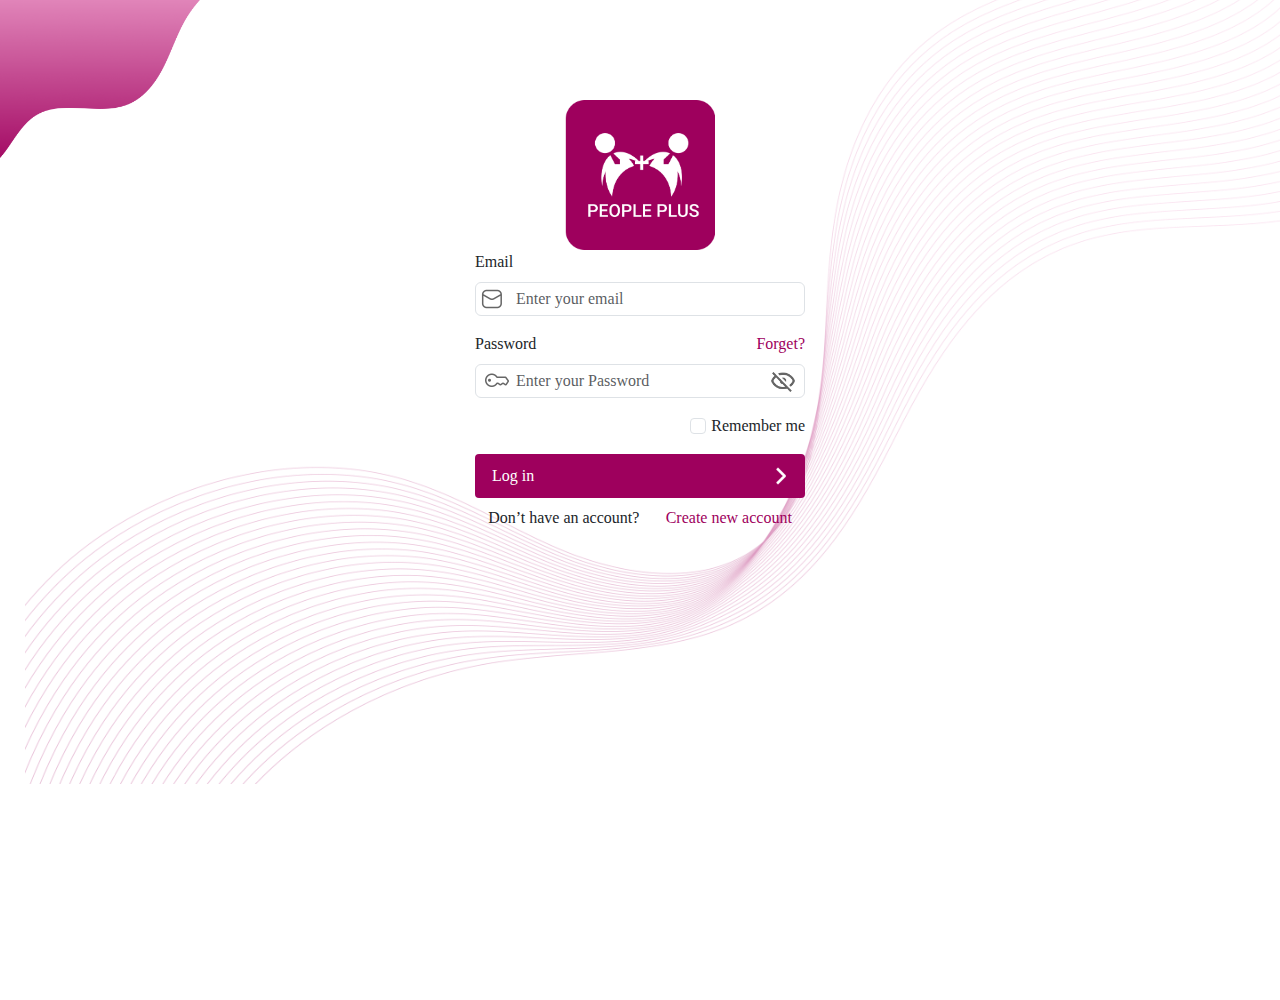
<file: index.html>
<!doctype html>
<html lang="en">
<head>
    <meta charset="utf-8">
    <meta name="viewport" content="width=device-width, initial-scale=1">
    <title>Peoply</title>
    <link href="https://cdn.jsdelivr.net/npm/bootstrap@5.3.3/dist/css/bootstrap.min.css" rel="stylesheet" integrity="sha384-QWTKZyjpPEjISv5WaRU9OFeRpok6YctnYmDr5pNlyT2bRjXh0JMhjY6hW+ALEwIH" crossorigin="anonymous">
    <link href="./assets/css/style.css" rel="stylesheet">
    
</head>
    <body>
        <div class="container-fluid mh-100">
            <div class="color-top">
                <img src="./assets/img/color-top.png" class="img-fluid"/>
            </div>
            <div class="container">
                
                <div class="people-logo-area">
                    <img src="./assets/img/people-plus-logo.png"/>
                </div>
                <div class="login-area">
                    <form>
                        <div class="mb-3" class="email-area">
                            <label class="form-label">Email</label>
                                <div class="email-logo">
                                    <img src="./assets/img/mage_email.png"/>
                                </div>
                            <input type="email" class="form-control" id="email" placeholder="Enter your email">
                        </div>
                        <div class="mb-3 password-area">
                            <div class="d-flex">
                                <label class="form-label w-50 float-left">Password</label>
                                <div class="password-logo">
                                    <img src="./assets/img/qlementine-icons_password-16.png"/>
                                </div>
                                <label class="d-flex justify-content-end w-50"><a href="#" class="primary-color text-decoration-none">Forget?</a></label>
                                <div class="password-logo hide-icon">
                                    <img src="./assets/img/hideicon.png"/>
                                </div>
                            </div>
                          <input type="password" class="form-control" id="password1" placeholder="Enter your Password">
                        </div>
                        <div class="mb-3 form-check float-right">
                          <input type="checkbox" class="form-check-input primary-color" id="form-check">
                          <label class="form-check-label">Remember me</label>
                        </div>
                        <button type="submit" class="btn btn-design">Log in <img src="./assets/img/weui_arrow-filled.png"/> </button>
                        <p class="py-2 account-text">Don’t have an account? <a href="#" class="primary-color text-decoration-none">Create new account</a></p>
                      </form>
                </div>
            </div>

            <div class="color-bottom">
                <img src="./assets/img/color-bottom.png" class="img-fluid"/>
            </div>
        </div>

        
    <script src="https://cdn.jsdelivr.net/npm/bootstrap@5.3.3/dist/js/bootstrap.bundle.min.js" integrity="sha384-YvpcrYf0tY3lHB60NNkmXc5s9fDVZLESaAA55NDzOxhy9GkcIdslK1eN7N6jIeHz" crossorigin="anonymous"></script>
    </body>
</html>
</file>
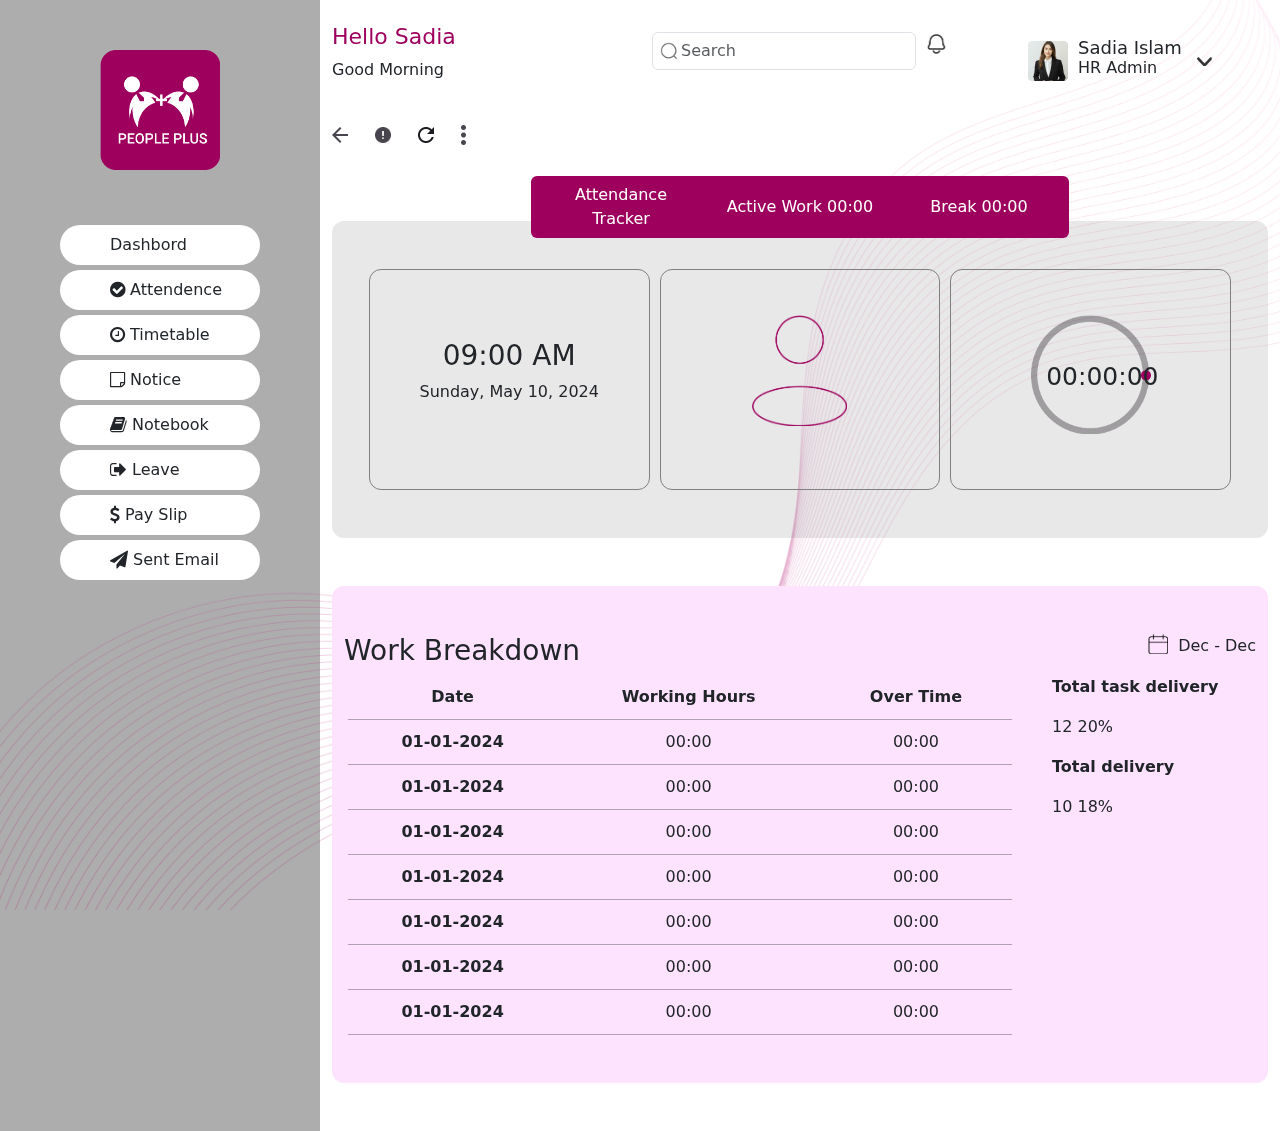
<file: attendence.html>
<!DOCTYPE html>
<html lang="en">
<head>
    <meta charset="UTF-8">
    <meta name="viewport" content="width=device-width, initial-scale=1.0">
    <title>Peoply | Dashbord</title>
    <link href="https://cdn.jsdelivr.net/npm/bootstrap@5.3.3/dist/css/bootstrap.min.css" rel="stylesheet" integrity="sha384-QWTKZyjpPEjISv5WaRU9OFeRpok6YctnYmDr5pNlyT2bRjXh0JMhjY6hW+ALEwIH" crossorigin="anonymous">
    <link href="./assets/css/attendence.css" rel="stylesheet">
    <link rel="stylesheet" href="https://cdnjs.cloudflare.com/ajax/libs/font-awesome/4.7.0/css/font-awesome.min.css">
<link rel="stylesheet" href="https://cdnjs.cloudflare.com/ajax/libs/font-awesome/4.7.0/css/font-awesome.min.css">
</head>
<body>
    <div class="container-fluid">
       
        <div class="row">
             <!-- navbar left area  -->
            <div class="left-part">
                <div class="logo">
                    <img src="./assets/img/people-plus-logo.png"/>
                </div>
            
                <div class="menu navbar-nav">
                    <ul class="list-unstyled">
                        <li><a class="nav-link" href="dashboard.html">Dashbord</a></li>
                        <li><a class="nav-link" href="attendence.html"> <i class='fa fa-check-circle' style='font-size:18px; margin-right: 5px;'></i> Attendence</a></li>
                        <li><a class="nav-link" href="timetable.html"> <i class='fa fa-clock-o' style='font-size:18px; margin-right: 5px;'></i> Timetable</a></li>
                        <li><a class="nav-link" href="notice.html"> <i class='fa fa-sticky-note-o' style='font-size:18px; margin-right: 5px;'></i> Notice</a></li>
                        <li><a class="nav-link" href="notebook.html"> <i class='fa fa-book' style='font-size:18px; margin-right: 5px;'></i> Notebook</a></li>
                        <li><a class="nav-link" href="leave.html"> <i class='fa fa-sign-out' style='font-size:18px; margin-right: 5px;'></i> Leave</a></li>
                        <li><a class="nav-link" href="payslip.html"> <i class='fa fa-usd' style='font-size:18px; margin-right: 5px;'></i> Pay Slip</a></li>
                        <li><a class="nav-link" href="email.html"> <i class='fa fa-paper-plane' style='font-size:18px; margin-right: 5px;'></i> Sent Email</a></li>
                    </ul>
                </div>
            </div>

             <!-- navbar left area  -->

              <!-- navbar right area  -->

            <div class="right-part">

                <!-- navbar right header area  -->
                <div class="row my-4">
                    <div class="grettings col-md-4 col-sm-4">
                        <h1>Hello Sadia</h1>
                        <p>Good Morning</p>
                    </div>
                    <div class="search-part col-md-4 col-sm-4 my-2">
                        <form class="d-flex form-area" role="search">
                            <img class="search-icon" src="./assets/img/icon.png"/>
                            <input class="search-input form-control me-2" type="search" placeholder="Search" aria-label="Search">
                            <img class="notification-icon" src="./assets/img/notification.png"/>
                        </form>
                    </div>
                    <div class="log-area order-1 d-flex align-items-center justify-content-center col-md-4 col-sm-4">
                        <div class="log-area-image">
                            <img src="./assets/img/sadia.png" class=""/>
                        </div>
                        <div class="log-area-width float-start my-2">
                            <h3>Sadia Islam</h3>
                            <p>HR Admin</p>
                        </div>
                        
                        <img src="./assets/img/downarroy.png" class="img-fluid downarroy-icon"/>
                    </div>
                </div>

                <!-- navbar right header area  -->

                <!-- navbar right body area  -->

                <div class="body-area">
                    <!-- directional icons area -->
                    <div class="directional-icons">
                        <img src="./assets/img/arrow-back.png"/>
                        <img src="./assets/img/error.png"/>
                        <img src="./assets/img/refresh.png"/>
                        <img src="./assets/img/dots.png" style="height: 20px; width: 5px;"/>
                    </div>
                    <!-- directional icons area -->

                    <!-- attendence trace area -->
                    <div class="attendence-top-btn d-flex justify-content-center">
                        <div class="btn-group" role="group" aria-label="Basic example">
                            <button type="button" class="btn btn-bg">Attendance Tracker </button>
                            <button type="button" class="btn btn-bg">Active Work  00:00</button>
                            <button type="button" class="btn btn-bg">Break  00:00</button>
                        </div>
                    </div>
                    <div class="attendence-area my-5 ">
                        

                        <div class="row">
                            <div class="attendence-card-area d-flex justify-content-center align-items-center py-5">
                                <div class="card-details align-items-center justify-content-center d-flex">
                                    <div class="attendence-card-text">
                                        <h3>09:00 AM</h3>
                                        <p>Sunday, May 10, 2024</p>
                                    </div>
                                </div>
                                <div class="card-details">
                                    <img src="./assets/img/active.png" alt="active" class="img-fluid">
                                </div>
                                <div class="card-details position-relative">
                                    <div class="card-position-img">
                                        <img src="./assets/img/circle.png" alt="active" class="img-fluid">
                                    </div>
                                    <div class="card-position-text">
                                        <p>00:00:00</p>
                                    </div>
                                </div>
                            </div>
                        </div>

                    </div>

                    <!-- attendence trace area -->
                    
                    <!-- breakdown area -->
                    <div class="breakdown-area my-5">
                        <div class="breakdown">
                            <div class="breakdown-table-area py-5">
                                <div class="breakdown-top-text d-flex container">
                                    <h3>Work Breakdown</h3>
                                    <div class="d-flex">
                                        <img src="./assets/img/date.png" alt="date" style="width: 20px; height: 20px; margin: 0px 10px;">
                                        <p>Dec - Dec</p>
                                    </div>
                                </div>
                                <div class="row">
                                    <div class="col-md-9">
                                        <div class="breakdown-table mx-3">
                                            <table class="breakdown-table-style">
                                                <thead>
                                                  <tr>
                                                    <th scope="col">Date</th>
                                                    <th scope="col">Working Hours</th>
                                                    <th scope="col">Over Time</th>
                                                  </tr>
                                                </thead>
                                                <tbody>
                                                  <tr>
                                                    <th scope="row">01-01-2024</th>
                                                    <td>00:00</td>
                                                    <td>00:00</td>
                                                  </tr>
                                                  <tr>
                                                    <th scope="row">01-01-2024</th>
                                                    <td>00:00</td>
                                                    <td>00:00</td>
                                                  </tr>
                                                  <tr>
                                                    <th scope="row">01-01-2024</th>
                                                    <td>00:00</td>
                                                    <td>00:00</td>
                                                  </tr>
                                                  <tr>
                                                    <th scope="row">01-01-2024</th>
                                                    <td>00:00</td>
                                                    <td>00:00</td>
                                                  </tr>
                                                  <tr>
                                                    <th scope="row">01-01-2024</th>
                                                    <td>00:00</td>
                                                    <td>00:00</td>
                                                  </tr>
                                                  <tr>
                                                    <th scope="row">01-01-2024</th>
                                                    <td>00:00</td>
                                                    <td>00:00</td>
                                                  </tr>
                                                  <tr>
                                                    <th scope="row">01-01-2024</th>
                                                    <td>00:00</td>
                                                    <td>00:00</td>
                                                  </tr>
                                                </tbody>
                                              </table>
                                        </div>
                                    </div>
                                    <div class="col-md-3">
                                        <div class="breakdown-rightside-text">
                                            <p class="fw-bold">Total task delivery</p>
                                            <p>12 <i class="icofont-arrow-up"></i> 20%</p>
                                            <p class="fw-bold">Total delivery</p>
                                            <p>10 <i class="icofont-arrow-up"></i> 18%</p>
                                        </div>
                                    </div>
                                </div>
                            </div>
                        </div>

                    </div>
                    <!-- breakdown area -->

                </div> 
                
                <!-- navbar right body area  -->

            </div>

            <!-- navbar right area  -->
        </div>

        <div class="color-bottom">
            <img src="./assets/img/color-bottom.png" class="img-fluid"/>
        </div>
    </div>



    <script src="https://cdn.jsdelivr.net/npm/bootstrap@5.3.3/dist/js/bootstrap.bundle.min.js" integrity="sha384-YvpcrYf0tY3lHB60NNkmXc5s9fDVZLESaAA55NDzOxhy9GkcIdslK1eN7N6jIeHz" crossorigin="anonymous"></script>
</body>
</html>
</file>
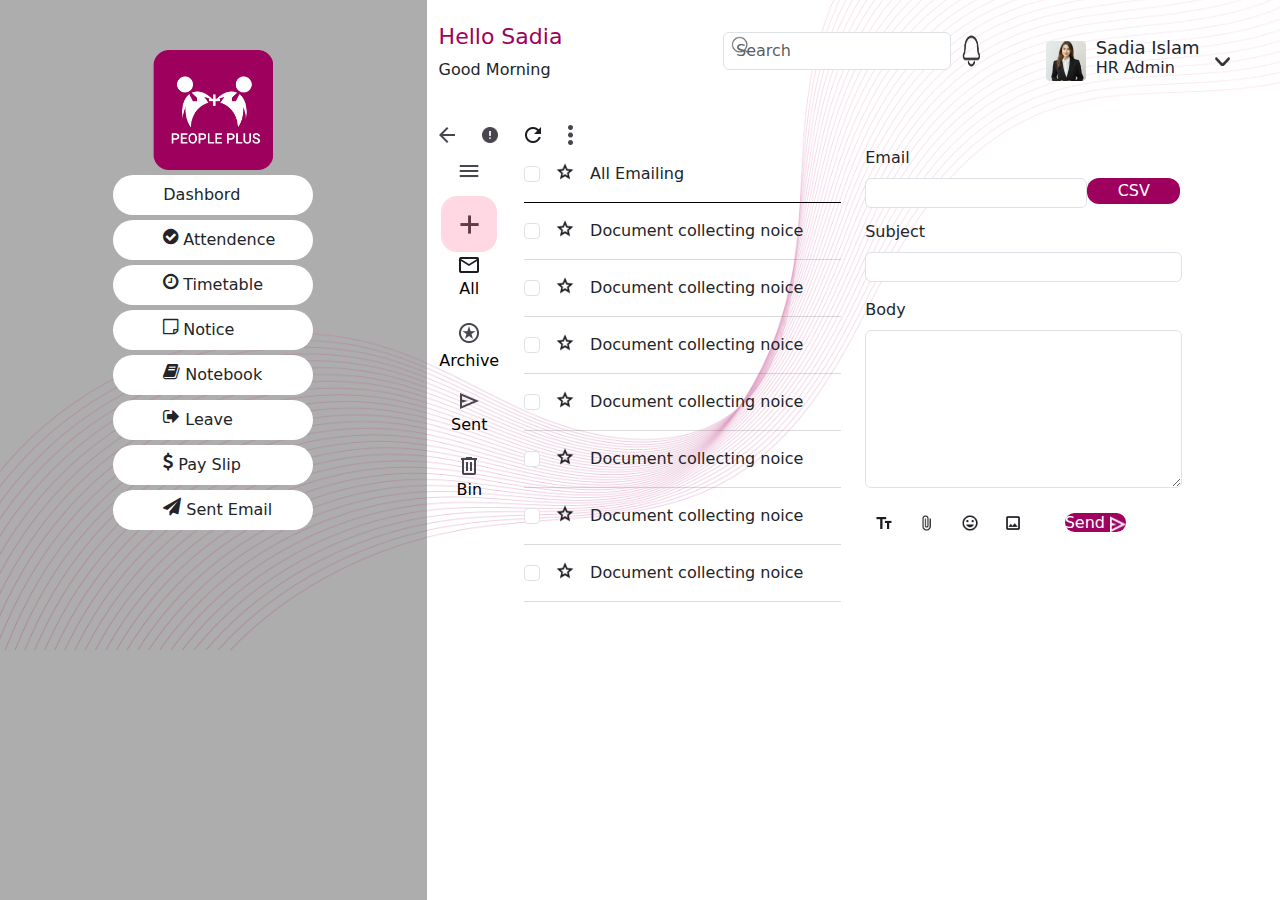
<file: email.html>
<!DOCTYPE html>
<html lang="en">
<head>
    <meta charset="UTF-8">
    <meta name="viewport" content="width=device-width, initial-scale=1.0">
    <title>Peoply | Dashbord</title>
    <link href="https://cdn.jsdelivr.net/npm/bootstrap@5.3.3/dist/css/bootstrap.min.css" rel="stylesheet" integrity="sha384-QWTKZyjpPEjISv5WaRU9OFeRpok6YctnYmDr5pNlyT2bRjXh0JMhjY6hW+ALEwIH" crossorigin="anonymous">
    <link href="./assets/css/email.css" rel="stylesheet">
    <link rel="stylesheet" href="https://cdnjs.cloudflare.com/ajax/libs/font-awesome/4.7.0/css/font-awesome.min.css">
<link rel="stylesheet" href="https://cdnjs.cloudflare.com/ajax/libs/font-awesome/4.7.0/css/font-awesome.min.css">
</head>
<body>
    <div class="container-fluid">
        <div class="row">
            <div class="left-part">
                <div class="logo">
                    <img src="./assets/img/people-plus-logo.png"/>
                </div>
            
                <div class="menu navbar-nav">
                    <ul class="list-unstyled">
                        <li><a class="nav-link" href="dashboard.html">Dashbord</a></li>
                        <li><a class="nav-link" href="attendence.html"> <i class='fa fa-check-circle' style='font-size:18px; margin-right: 5px;'></i> Attendence</a></li>
                        <li><a class="nav-link" href="timetable.html"> <i class='fa fa-clock-o' style='font-size:18px; margin-right: 5px;'></i> Timetable</a></li>
                        <li><a class="nav-link" href="notice.html"> <i class='fa fa-sticky-note-o' style='font-size:18px; margin-right: 5px;'></i> Notice</a></li>
                        <li><a class="nav-link" href="notebook.html"> <i class='fa fa-book' style='font-size:18px; margin-right: 5px;'></i> Notebook</a></li>
                        <li><a class="nav-link" href="leave.html"> <i class='fa fa-sign-out' style='font-size:18px; margin-right: 5px;'></i> Leave</a></li>
                        <li><a class="nav-link" href="payslip.html"> <i class='fa fa-usd' style='font-size:18px; margin-right: 5px;'></i> Pay Slip</a></li>
                        <li><a class="nav-link" href="email.html"> <i class='fa fa-paper-plane' style='font-size:18px; margin-right: 5px;'></i> Sent Email</a></li>
                    </ul>
                </div>
            </div>
            <div class="right-part">
                <div class="row my-4">
                    <div class="grettings col-md-4 col-sm-4">
                        <h1>Hello Sadia</h1>
                        <p>Good Morning</p>
                    </div>
                    <div class="search-part col-md-4 col-sm-4 my-2">
                        <form class="d-flex form-area" role="search">
                            <img class="search-icon" src="./assets/img/icon.png"/>
                            <input class="search-input form-control me-2" type="search" placeholder="Search" aria-label="Search">
                            <img class="notification-icon" src="./assets/img/notification.png"/>
                        </form>
                    </div>
                    <div class="log-area order-1 d-flex align-items-center justify-content-center col-md-4 col-sm-4">
                        <div class="log-area-image">
                            <img src="./assets/img/sadia.png" class=""/>
                        </div>
                        <div class="log-area-width float-start my-2">
                            <h3>Sadia Islam</h3>
                            <p>HR Admin</p>
                        </div>
                        
                        <img src="./assets/img/downarroy.png" class="img-fluid downarroy-icon"/>
                    </div>
                </div>

                <div class="body-area">
                    <div class="directional-icons">
                        <img src="./assets/img/arrow-back.png"/>
                        <img src="./assets/img/error.png"/>
                        <img src="./assets/img/refresh.png"/>
                        <img src="./assets/img/dots.png" style="height: 20px; width: 5px;"/>
                    </div>
                    
                    <div class="row">
                        <div class="email-body-left">
                            <div class="icons">
                                <div class="settings">
                                    <a href="">
                                        <img src="./assets/img//Menu.png" alt="menu">
                                    </a>
                                </div>
                                <div class="plus">
                                    <a href="">
                                        <img src="./assets/img/plus.png" alt="plus">
                                    </a>
                                </div>
                                <div class="inbox">
                                    <a href="">
                                        <img src="./assets/img/mail.png" alt="inbox">
                                        <p>All</p>
                                    </a>
                                </div>
                                <div class="archive">
                                    <a href="">
                                        <img src="./assets/img/State-layer.png" alt="">
                                        <p>Archive</p>
                                    </a>
                                </div>
                                <div class="sent">
                                    <a href="">
                                        <img src="./assets/img/send.png" alt="send">
                                        <p>Sent</p>
                                    </a>
                                </div>
                                <div class="delete">
                                    <a href="#">
                                        <img src="./assets/img/delete.png" alt="delete">
                                        <p>Bin</p>
                                    </a>
                                </div>
                            </div>
                        </div>
                        <div class="email-body-middle">
                            <div class="all-email">
                                <ul class="list-unstyled ">
                                    <li class="py-3" style="border-bottom: 1px solid black;"><input class="form-check-input" type="checkbox" value="" id="checkbox">  
                                        <img src="./assets/img/star.png" style="width: 20px; margin: -7px 10px 0 10px;"/> All Emailing
                                    </li>

                                    <li class="py-3 all-emailing-border"><input class="form-check-input" type="checkbox" value="" id="checkbox">  
                                        <img src="./assets/img/star.png" style="width: 20px; margin: -7px 10px 0 10px;"/> Document collecting noice
                                    </li>
                                    <li class="py-3 all-emailing-border"><input class="form-check-input" type="checkbox" value="" id="checkbox">  
                                        <img src="./assets/img/star.png" style="width: 20px; margin: -7px 10px 0 10px;"/> Document collecting noice
                                    </li>
                                    <li class="py-3 all-emailing-border"><input class="form-check-input" type="checkbox" value="" id="checkbox">  
                                        <img src="./assets/img/star.png" style="width: 20px; margin: -7px 10px 0 10px;"/> Document collecting noice
                                    </li>
                                    <li class="py-3 all-emailing-border"><input class="form-check-input" type="checkbox" value="" id="checkbox">  
                                        <img src="./assets/img/star.png" style="width: 20px; margin: -7px 10px 0 10px;"/> Document collecting noice
                                    </li>
                                    <li class="py-3 all-emailing-border"><input class="form-check-input" type="checkbox" value="" id="checkbox">  
                                        <img src="./assets/img/star.png" style="width: 20px; margin: -7px 10px 0 10px;"/> Document collecting noice
                                    </li>
                                    <li class="py-3 all-emailing-border"><input class="form-check-input" type="checkbox" value="" id="checkbox">  
                                        <img src="./assets/img/star.png" style="width: 20px; margin: -7px 10px 0 10px;"/> Document collecting noice
                                    </li>
                                    <li class="py-3 all-emailing-border"><input class="form-check-input" type="checkbox" value="" id="checkbox">  
                                        <img src="./assets/img/star.png" style="width: 20px; margin: -7px 10px 0 10px;"/> Document collecting noice
                                    </li>
                                </ul>
                            </div>
                        </div>
                        <div class="email-body-right">
                            <form action="">
                                <div class="mb-3">
                                    <label for="exampleFormControlInput1" class="form-label" style="width: 100%;">Email</label>
                                    <input type="email" class="form-control form-control-height" id="exampleFormControlInput1" style="width: 70%;display: flex; float: left;">
                                    <a href="" style="width: 30%; ">
                                        <button class="csv-btn">CSV <i class="fa-solid fa-arrow-up-from-bracket"></i> </button>
                                        <!-- <button type="button" onclick="document.getElementById('imageUpload').click();">Choose an image</button> -->
                                        <!-- <input type="file" id="imageUpload" name="image" accept="image/*" onclick="document.getElementById('imageUpload').click();" required> -->
                                    </a>
                                </div>
                               
                                <div class="mb-3">
                                    <label for="exampleFormControlInput1" class="form-label">Subject</label>
                                    <input type="text" class="form-control form-control-height" id="exampleFormControlInput1">
                                </div>
                                <div class="mb-3">
                                    <label for="exampleFormControlTextarea1" class="form-label">Body</label>
                                    <textarea class="form-control" id="exampleFormControlTextarea1" rows="6"></textarea>
                                </div>
                                <div class="submit-btn d-flex justify-content-center align-items-center">
                                    
                                        <div class="submit-left">
                                            <img src="./assets/img/text_fields.png" />
                                            <img src="./assets/img/attach_file.png" />
                                            <img src="./assets/img/mood.png" />
                                            <img src="./assets/img/photo.png" />
                                        </div>
                                        <div class="submit-right">
                                            <a class="text-decoration-none">Send <img src="./assets/img/send-white.png" style=""/></a>

                                        </div>
                                    
                                </div>
                            </form>
                        </div>
                    </div>
                </div>    

            </div>
        </div>

        <div class="color-bottom">
            <img src="./assets/img/color-bottom.png" class="img-fluid"/>
        </div>
    </div>



    <script src="https://cdn.jsdelivr.net/npm/bootstrap@5.3.3/dist/js/bootstrap.bundle.min.js" integrity="sha384-YvpcrYf0tY3lHB60NNkmXc5s9fDVZLESaAA55NDzOxhy9GkcIdslK1eN7N6jIeHz" crossorigin="anonymous"></script>
</body>
</html>
</file>
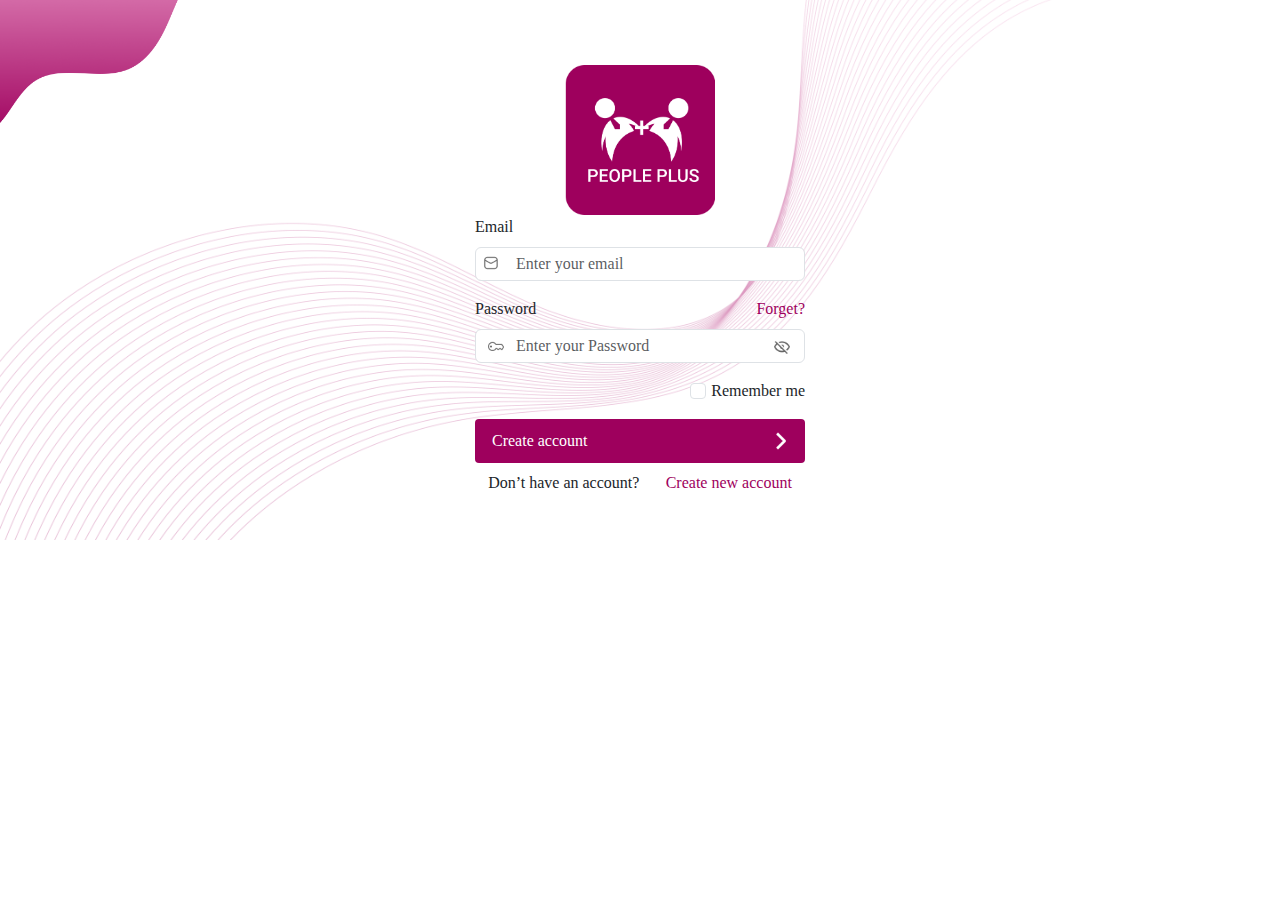
<file: signin.html>
<!doctype html>
<html lang="en">
<head>
    <meta charset="utf-8">
    <meta name="viewport" content="width=device-width, initial-scale=1">
    <title>Peoply | Sign In</title>
    <link href="https://cdn.jsdelivr.net/npm/bootstrap@5.3.3/dist/css/bootstrap.min.css" rel="stylesheet" integrity="sha384-QWTKZyjpPEjISv5WaRU9OFeRpok6YctnYmDr5pNlyT2bRjXh0JMhjY6hW+ALEwIH" crossorigin="anonymous">
    <link href="./assets/css/signup.css" rel="stylesheet">
    
</head>
    <body>
        <div class="container-fluid">
            <div class="color-top">
                <img src="./assets/img/color-top.png" class="img-fluid"/>
            </div>
            <div class="container">
                
                <div class="people-logo-area">
                    <img src="./assets/img/people-plus-logo.png"/>
                </div>
                <div class="login-area">
                    <form>
                        
                        <div class="mb-3" class="email-area">
                            <label class="form-label">Email</label>
                                <div class="email-logo">
                                    <img src="./assets/img/mage_email.png"/>
                                </div>
                            <input type="email" class="form-control" id="email" placeholder="Enter your email">
                        </div>
                        
                        <div class="mb-3 password-area">
                            <div class="d-flex">
                                <label class="form-label w-50 float-left">Password</label>
                                <div class="password-logo">
                                    <img src="./assets/img/qlementine-icons_password-16.png"/>
                                </div>
                                <label class="d-flex justify-content-end w-50"><a href="#" class="primary-color text-decoration-none">Forget?</a></label>
                                <div class="password-logo hide-icon">
                                    <img src="./assets/img/hideicon.png"/>
                                </div>
                            </div>
                          <input type="password" class="form-control" id="password1" placeholder="Enter your Password">
                        </div>
                        
                        <div class="mb-3 form-check float-right">
                          <input type="checkbox" class="form-check-input primary-color" id="form-check">Remember me
                          <!-- <label class="form-check-label">Remember me</label> -->
                        </div>
                        <button type="submit" class="btn btn-design">Create account <img src="./assets/img/weui_arrow-filled.png"/> </button>
                        <p class="py-2 account-text">Don’t have an account? <a href="signup.html" class="primary-color text-decoration-none">Create new account</a></p>
                      </form>
                </div>
            </div>

            <div class="color-bottom">
                <img src="./assets/img/color-bottom.png" class="img-fluid"/>
            </div>
        </div>

        
    <script src="https://cdn.jsdelivr.net/npm/bootstrap@5.3.3/dist/js/bootstrap.bundle.min.js" integrity="sha384-YvpcrYf0tY3lHB60NNkmXc5s9fDVZLESaAA55NDzOxhy9GkcIdslK1eN7N6jIeHz" crossorigin="anonymous"></script>
    </body>
</html>
</file>
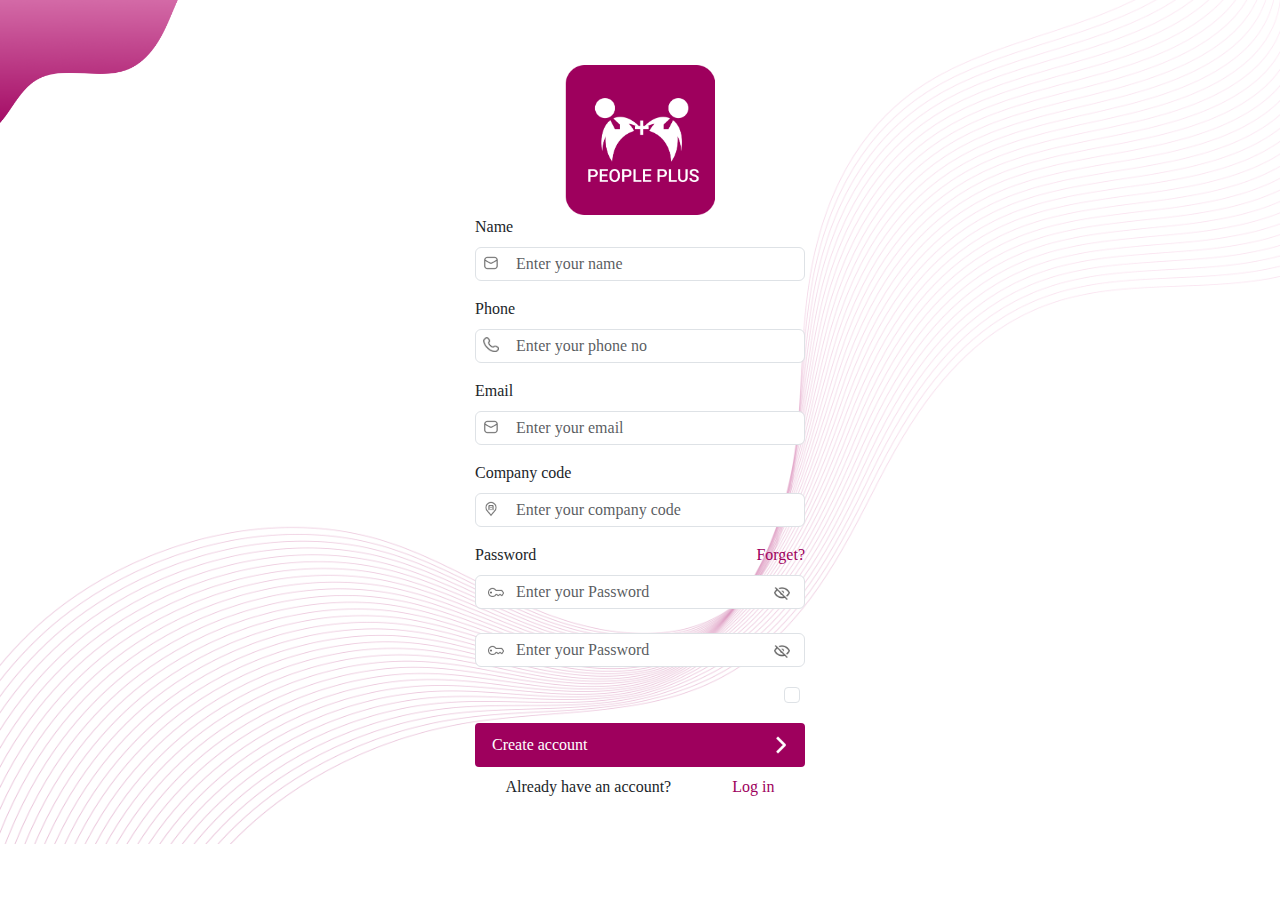
<file: signup.html>
<!doctype html>
<html lang="en">
<head>
    <meta charset="utf-8">
    <meta name="viewport" content="width=device-width, initial-scale=1">
    <title>Peoply | Sign Up</title>
    <link href="https://cdn.jsdelivr.net/npm/bootstrap@5.3.3/dist/css/bootstrap.min.css" rel="stylesheet" integrity="sha384-QWTKZyjpPEjISv5WaRU9OFeRpok6YctnYmDr5pNlyT2bRjXh0JMhjY6hW+ALEwIH" crossorigin="anonymous">
    <link href="./assets/css/signup.css" rel="stylesheet">
    
</head>
    <body>
        <div class="container-fluid">
            <div class="color-top">
                <img src="./assets/img/color-top.png" class="img-fluid"/>
            </div>
            <div class="container">
                
                <div class="people-logo-area">
                    <img src="./assets/img/people-plus-logo.png"/>
                </div>
                <div class="login-area">
                    <form>
                        <div class="mb-3" class="name-area">
                            <label class="form-label">Name</label>
                                <div class="email-logo">
                                    <img src="./assets/img/mage_email.png"/>
                                </div>
                            <input type="name" class="form-control" id="name" placeholder="Enter your name">
                        </div>
                        <div class="mb-3" class="phone-area">
                            <label class="form-label">Phone</label>
                                <div class="email-logo">
                                    <img src="./assets/img/phone.png"/>
                                </div>
                            <input type="phone" class="form-control" id="phone" placeholder="Enter your phone no">
                        </div>
                        <div class="mb-3" class="email-area">
                            <label class="form-label">Email</label>
                                <div class="email-logo">
                                    <img src="./assets/img/mage_email.png"/>
                                </div>
                            <input type="email" class="form-control" id="email" placeholder="Enter your email">
                        </div>
                        <div class="mb-3" class="company-area">
                            <label class="form-label">Company code</label>
                                <div class="email-logo">
                                    <img src="./assets/img/carbon_location-company.png"/>
                                </div>
                            <input type="company" class="form-control" id="company" placeholder="Enter your company code">
                        </div>
                        <div class="mb-3 password-area">
                            <div class="d-flex">
                                <label class="form-label w-50 float-left">Password</label>
                                <div class="password-logo">
                                    <img src="./assets/img/qlementine-icons_password-16.png"/>
                                </div>
                                <label class="d-flex justify-content-end w-50"><a href="#" class="primary-color text-decoration-none">Forget?</a></label>
                                <div class="password-logo hide-icon">
                                    <img src="./assets/img/hideicon.png"/>
                                </div>
                            </div>
                          <input type="password" class="form-control" id="password1" placeholder="Enter your Password">
                        </div>
                        <div class="mb-3 password-area">
                            <div class="d-flex">
                                <label class="form-label w-50 float-left"></label>
                                <div class="password-logo">
                                    <img src="./assets/img/qlementine-icons_password-16.png"/>
                                </div>
                                <label class="d-flex justify-content-end w-50"><a href="#" class="primary-color text-decoration-none"></a></label>
                                <div class="password-logo hide-icon">
                                    <img src="./assets/img/hideicon.png"/>
                                </div>
                            </div>
                          <input type="password" class="form-control" id="password1" placeholder="Enter your Password">
                        </div>
                        <div class="mb-3 form-check float-right">
                          <input type="checkbox" class="form-check-input primary-color" id="form-check">
                          <!-- <label class="form-check-label">Remember me</label> -->
                        </div>
                        <button type="submit" class="btn btn-design">Create account <img src="./assets/img/weui_arrow-filled.png"/> </button>
                        <p class="py-2 account-text">Already have an account? <a href="signin.html" class="primary-color text-decoration-none">Log in</a></p>
                      </form>
                </div>
            </div>

            <div class="color-bottom">
                <img src="./assets/img/color-bottom.png" class="img-fluid"/>
            </div>
        </div>

        
    <script src="https://cdn.jsdelivr.net/npm/bootstrap@5.3.3/dist/js/bootstrap.bundle.min.js" integrity="sha384-YvpcrYf0tY3lHB60NNkmXc5s9fDVZLESaAA55NDzOxhy9GkcIdslK1eN7N6jIeHz" crossorigin="anonymous"></script>
    </body>
</html>
</file>
<file: assets/css/style.css>
body{
    font-size: 16px;
    font-family: roboto;
    font-weight: 400;
    width: 100vw;
    height: 100vh;
    max-width: 100%;
    margin: 0;
    padding: 0;
}

/* color top */
.container-fluid{
    position: relative;
}
.color-top::before{
    position: absolute;
}

.color-top img{
    position: absolute;
    top: -100px;
    left: 0;
    width: 450px;
}


/* logo area style */
.people-logo-area{
    display: flex;
    justify-content: center;
    margin-top: 100px;
}
.people-logo-area img{
    width: 150px;
    height: 150px;
}

/* form area style */
.login-area{
    display: flex;
    justify-content: center;
}
form{
    width: 330px;
    z-index: 999;
}
.primary-color{
    color: #9E005D;
}

.email-logo img {
    width: 24px;
    position: absolute;
    margin: 5px;
}
.password-logo img{
    width: 24px;
    position: absolute;
    margin: 5px;
    left: 5px;
    bottom: 0px;
}
.password-area{
    position: relative;
}
.email-area{
    position: relative;
}
.form-control {
    padding: 4px 40px;
}
.email-area img{
    position: absolute;
}
.hide-icon{
    right: 44px;
    bottom: -33px;
    position: relative;
}
#form-check{
    color: #9E005D;
}
.form-check {
    justify-content: end;
    display: flex;
}
.form-check-input[type=checkbox] {
    border-radius: .25em;
    margin-right: 5px;
}

.btn-design{
    padding: 10px 16px 10px 16px;
    border-radius: 4px;
    width: 100%;
    background: #9E005D;
    color: white;
    justify-content: space-between;
    display: flex;
    align-items: center;
    height: 44px;
    z-index: 999;
}
.btn-design:hover{
    background: #9E005D;
    color: white;
}

.btn-design img{
    width: 16px;
}
.account-text{
    display: flex;
    justify-content: space-around;
}
/* color bottom */

.color-bottom img{
    position: absolute;
    bottom: -290px;
    right: -10px;
    z-index: 0;
    margin: 0;
    padding: 0;
}

@media (min-width: 576px){
    .color-top img {
        position: absolute;
        top: -118px;
        left: 0px;
        width: 285px;
    }
    .color-bottom img{
        position: absolute;
        bottom: -70px;
        right: 0px;
        z-index: 0;
    }
}

@media (min-width: 412px){
    .color-top img {
        position: absolute;
        top: -118px;
        left: 0px;
        width: 285px;
    }
    .color-bottom img{
        position: absolute;
        bottom: -70px;
        right: 0px;
        z-index: 0;
    }
}

@media (min-width: 360px){
    .color-top img {
        position: absolute;
        top: -118px;
        left: 0px;
        width: 285px;
    }
    .color-bottom img{
        position: absolute;
        bottom: -230px;
        right: -25px;
        z-index: 0;
    }
}
</file>
<file: assets/css/attendence.css>
.heading-style{
    color: #9e005d;
}
/* navbar left area */
.left-part{
    background-color: #aeadae;
    /* height: 100%; */
    width: 25%;
    text-align: center;
    
}
.left-part img{
    width: 120px;
    height: 120px;
    margin-top: 50px;
    margin-bottom: 50px;
}

.menu ul{
    margin: 0 auto;
    z-index: 999;
}
.menu ul li{
    background-color: #ffffff;
    margin: 5px;
    width: 200px;
    border-radius: 50px;
}
.menu ul li a img{
    width: 24px;
    height: 24px;
    float: left;
    display: flex;
    align-items: center;
    justify-content: center;
}
.menu ul li:hover{
    background-color: #9e005d;
    color: white;
}
.menu ul li a{
    display: flex !important;
    justify-content: left;
    margin-left: 50px;
    
}
.menu ul li a i{
    display: flex;
    align-items: center;
}
.menu ul li a:hover{
    display: flex !important;
    justify-content: left;
}
/* navbar left area */


.form-area{
    position: relative;
}
.search-input{
    position: relative;
}
.search-icon {
    position: absolute;
    width: 18px;
    top: 10px;
    left: 8px;
    z-index: 999;
}
.form-control{
    padding: .375rem 1.75rem;
}
.form-control-height{
    height: 30px;
}
.form-control:focus{
    border-radius: #9e005d;
}

.right-part{
    width: 75%;
    z-index: 999;
}
.grettings{
    float: left;
}
.grettings h1{
    font-size: 22px;
    color: #9e005d;
}

.search-part{
    float: left;
}
.notification-icon{
    width: 24px;
    height: 24px;
}

.log-area-image img{
    width: 40px;
    margin-right: 10px;
}
.log-area h3{
    font-size: 18px;
}

.log-area-image{
    float: left;
}
.downarroy-icon{
    width: 15px;
    height: 10px;
    margin-left: 15px;
}
.log-area-width{
    margin: 0;
    padding: 0;
    line-height: 2px;
}

/* body area design */

.directional-icons img{
    width: 16px;
    margin: 0px 22px;
    cursor: pointer;
    margin-left: 0;
}
.icons{
    margin: 0 auto;
    text-align: center;
}
.icons a{
    margin: 0 auto;
    text-decoration: none;
    color: black;
    padding: 5px 0px;
}
.icons img{
    width: 24px;
    margin: 0 auto;
}

/* attendence trace area */
.attendence-top-btn{
    margin-bottom: -65px;
    margin-top: 30px;
}
.attendence-area{
    background-color: #4B454B1F;
    border-radius: 12px;
}

.btn-bg{
    background-color: #9e005d;
    color: white;
    width: 180px;
}
.card-details{
    width: 30%;
    height: 100%;
    float: left;
    text-align: center;
    border: 1px solid grey;
    border-radius: 12px;
    margin: 5px;
}
.card-details img{
    width: 115px;
    padding: 45px 10px;
}
.card-position-img{
    position: relative;
}
.card-position-img img{
    width: 140px;
}
.card-position-text {
    position: absolute;
    top: 40%;
    left: 34%;
}
.card-position-text p{
    font-size: 25px;
    font-weight: 500;
}
/* attendence trace area */

/* breakdown area */
.breakdown-table-area{
    background-color: #fee3ff;
    border-radius: 12px;
}
.breakdown-top-text{
    display: flex;
    justify-content: space-between;
}
.breakdown-table-style{
    width: 100%;
    text-align: center;
}
.breakdown-table-style tr{
    border-bottom: 1px solid #b2a1b2;
}
.breakdown-table-style th{
    padding: 10px;
}
/* breakdown area */

.color-bottom img{
    position: fixed;
    top: 0;
    left: 0;
    width: 100%;
}

/* mobile responsive */
@media (max-width: 430px) and (min-width: 375px){
    .grettings {
        float: left;
        width: 50%;
        order: 1;
    }
    .search-part {
        float: left;
        width: 100%;
        order: 3;
    }
    .log-area-width {
        margin: 0;
        padding: 0;
        /* line-height: 2px; */
    }

    
    .log-area{
        width: 50%;
        float: left;
        order: 2;
    }

    .left-part img {
        width: 90px;
        height: 90px;
        margin-top: 20px;
        margin-left: -10px;
    }
    
    .left-part {
        background-color: #aeadae;
        /* height: 100vh; */
        width: 25%;
        text-align: center;
    }

    .menu ul {
        margin: 0 auto;
        z-index: 999;
        margin-left: -10px;
    }

    .menu ul li {
        background-color: #ffffff;
        margin: 5px;
        width: 95px;
        border-radius: 20px;
        font-size: 12px;
    }
    .menu ul li a {
        display: flex !important;
        margin-left: 10px;
    }
    .menu ul li a img {
        width: 12px;
        height: 12px;
    }

    .btn-bg {
        background-color: #9e005d;
        color: white;
        width: 90px;
    }

    .card-position-text {
        position: absolute;
        top: 39%;
        left: 18%;
    }

    .card-position-text p{
        font-size: 12px;
        font-weight: 500;
    }

    /* breakdown area  */
    



    .color-bottom img{
        position: fixed;
        top: 50%;
        left: 0;
        width: 100%;
    }
}

/* mobile responsive */
</file>
<file: assets/css/email.css>
.left-part{
    background-color: #aeadae;
    height: 100vh;
    width: 33.33%;
    text-align: center;
    
}
.left-part img{
    width: 120px;
    height: 120px;
    margin-top: 50px;
}

.menu ul{
    margin: 0 auto;
    z-index: 999;
}
.menu ul li{
    background-color: #ffffff;
    margin: 5px;
    width: 200px;
    border-radius: 50px;
}
.menu ul li a img{
    width: 24px;
    height: 24px;
    float: left;
    display: flex;
    align-items: center;
    justify-content: center;
}
.menu ul li:hover{
    background-color: #9e005d;
    color: white;
}
.menu ul li a{
    display: flex !important;
    justify-content: centerleft;
    margin-left: 50px;
}
.menu ul li a:hover{
    display: flex !important;
    justify-content: left;
}
.form-area{
    position: relative;
}
.search-input{
    position: relative;
}
.search-icon{
    position: absolute;
    width: 18px;
    top: 4px;
    left: 8px;
    z-index: 999;
}
.form-control-height{
    height: 30px;
}
.form-control:focus{
    border-radius: #9e005d;
}

.right-part{
    width: 66.66%;
    z-index: 999;
}
.grettings{
    float: left;
}
.grettings h1{
    font-size: 22px;
    color: #9e005d;
}

.search-part{
    float: left;
}
.notification-icon{
    width: 24px;
}

.log-area-image img{
    width: 40px;
    margin-right: 10px;
}
.log-area h3{
    font-size: 18px;
}

.log-area-image{
    float: left;
}
.downarroy-icon{
    width: 15px;
    height: 10px;
    margin-left: 15px;
}
.log-area-width{
    margin: 0;
    padding: 0;
    line-height: 2px;
}

/* body area design */
.email-body-left{
    width: 10%;
}
.email-body-middle{
    width: 40%;
}
.email-body-right{
    width: 40%;
}

.directional-icons{}
.directional-icons img{
    width: 16px;
    margin: 0px 22px;
    cursor: pointer;
    margin-left: 0;
}
.icons{
    margin: 0 auto;
    text-align: center;
}
.icons a{
    margin: 0 auto;
    text-decoration: none;
    color: black;
    padding: 5px 0px;
}
.icons img{
    width: 24px;
    margin: 0 auto;
}
.settings{}
.settings img{
    width: 50px;
    height: 50px;
}
.plus{
    background: #FFD8E4;
    width: 56px;
    height: 56px;
    display: flex;
    align-items: center;
    margin: 0 auto;
    border-radius: 16px;
    cursor: pointer;
}
.plus img{
    width: 31px;
    
}
.archive{}
.archive img{
    width: 56px;
}
.container-fluid{
    position: relative;
}

.color-bottom{
    position: absolute;
    top: -260px;
    left: 0px;
    width: 100%;
    right: 0;
    bottom: 0;
    z-index: 0;
}
.all-emailing-border{
    border-bottom: 1px solid #00000024;
}
.email-body-right a .csv-btn{
    background: #9e005d;
    border: none;
    color: white;
    width: 93px;
    border-radius: 12px;
}

.submit-left img{
    width: 18px;
    margin: 10px;
}
.submit-left{
    float: left;
    width: 220px;
}
.submit-right{
    float: left;
    width: 130px;
}
.submit-right a{
    background: #9f035f;
    border-radius: 20px;
    color: white;
}
.submit-right a img{
    width: 16px !important;
    height: 16px !important;
}

@media (max-width: 430px) and (min-width: 375px){
    .grettings {
        float: left;
        width: 50%;
        order: 1;
    }
    .search-part {
        float: left;
        width: 100%;
        order: 3;
    }
    .log-area-width {
        margin: 0;
        padding: 0;
        /* line-height: 2px; */
    }

    .left-part img {
        width: 5.625em;
        height: 5.625em;
        margin-top: 20px;
        margin-left: -6px;
    }

    .email-body-left{
        width: 30%;
    }
    .menu ul li {
        background-color: #ffffff;
        margin: 5px;
        width: 110px;
        border-radius: 50px;
    }
    .menu ul li a{
        font-size: 14px;
    }
    .employee-area {
        /* width: 50%; */
        float: left;
    }
    .employee-part{
        width: 45%;
        height: 135px;
    }
    .employee-area p{
        font-size: 12px;
    }
    .grettings {
        /* width: 50%; */
        float: left;
    }
    
    .grettings h1 {
        font-size: 16px;
        color: #9e005d;
    }
    .grettings p {
        font-size: 14px;
        color: #9e005d;
    }
    .log-area h3 {
        font-size: 14px;
    }
    .log-area-image img {
        width: 45px;
        margin-right: 15px;
    }
    .employee-area img {
        width: 25px;
    }
    .downarroy-icon {
        width: 10px;
        height: 6px;
        margin-left: 5px;
    }
    
    .log-area-width p{
        font-size: 14px;
    }

    .color-bottom{
        position: absolute;
        top: 250px;
        left: 0px;
        width: 100%;
        right: 0;
        bottom: 0;
    }
}
</file>
<file: assets/css/signup.css>
body{
    font-size: 16px;
    font-family: roboto;
    font-weight: 400;
    /* width: 100vw;
    height: 100vh; */
    max-width: 100%;
    margin: 0;
    padding: 0;
}

/* color top */
.container-fluid{
    position: relative;
}
.color-top::before{
    position: absolute;
}

.color-top img{
    position: absolute;
    top: -100px;
    left: 0;
    width: 450px;
    z-index: 0;
}


/* logo area style */
.people-logo-area {
    display: flex;
    justify-content: center;
    margin-top: 65px;
}
.people-logo-area img{
    width: 150px;
    height: 150px;
}

/* form area style */
.login-area{
    display: flex;
    justify-content: center;
}
form{
    width: 330px;
    z-index: 999;
}
.primary-color{
    color: #9E005D;
}

.email-logo img {
    width: 16px;
    position: absolute;
    margin: 8px;
}
.password-logo img{
    width: 16px;
    position: absolute;
    margin: 8px;
    left: 5px;
    bottom: 0px;
}
.name-area{
    position: relative;
}
.phone-area{
    position: relative;
}
.password-area{
    position: relative;
}
.email-area{
    position: relative;
}
.form-control {
    padding: 4px 40px;
}
.name-area img{
    position: absolute;
}
.phone-area img{
    position: absolute;
}
.email-area img{
    position: absolute;
}
.hide-icon{
    right: 44px;
    bottom: -33px;
    position: relative;
}
#form-check{
    color: #9E005D;
}
.form-check {
    justify-content: end;
    display: flex;
}
.form-check-input[type=checkbox] {
    border-radius: .25em;
    margin-right: 5px;
}

.btn-design{
    padding: 10px 16px 10px 16px;
    border-radius: 4px;
    width: 100%;
    background: #9E005D;
    color: white;
    justify-content: space-between;
    display: flex;
    align-items: center;
    height: 44px;
    z-index: 999;
}
.btn-design:hover{
    background: #9E005D;
    color: white;
}

.btn-design img{
    width: 16px;
}
.account-text{
    display: flex;
    justify-content: space-around;
}
/* color bottom */

.color-bottom img{
    position: absolute;
    bottom: 0;
    right: -10px;
    z-index: 0;
    margin: 0;
    padding: 0;
}

@media (min-width: 576px){
    .color-top img {
        position: absolute;
        top: -118px;
        left: 0px;
        width: 285px;
    }
    .color-bottom img{
        position: absolute;
        bottom: -70px;
        right: 0px;
        z-index: 0;
    }
}

@media (min-width: 412px){
    .color-top img {
        position: absolute;
        top: -118px;
        left: 0px;
        width: 285px;
    }
    .color-bottom img {
        position: absolute;
        bottom: -96px;
        /* right: -25px; */
        z-index: 0;
    }
}

@media (min-width: 360px){
    .color-top img {
        position: absolute;
        top: -118px;
        left: 0px;
        width: 285px;
    }
    .color-bottom img{
        position: absolute;
        bottom: -21px;
        right: 0px;
        z-index: 0;
    }
}
</file>
